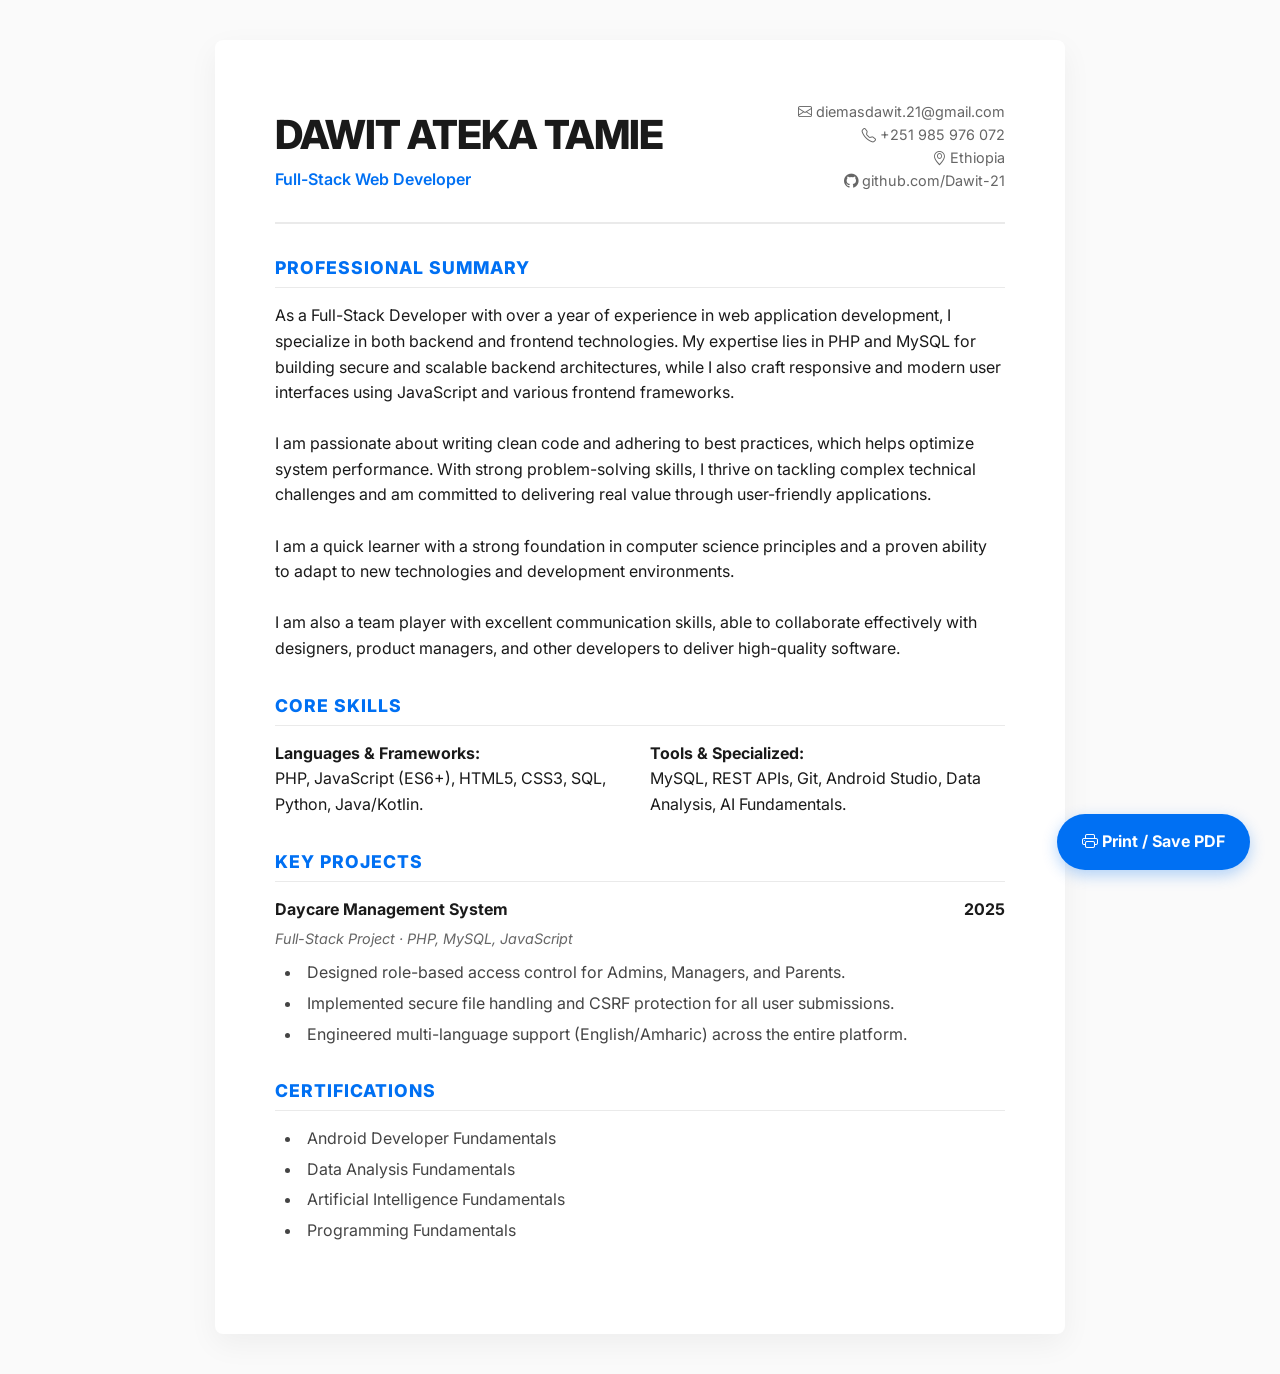
<file: resume.html>
<!DOCTYPE html>
<html lang="en">

<head>
    <meta charset="UTF-8">
    <meta name="viewport" content="width=device-width, initial-scale=1.0">
    <title>Resume | Dawit Ateka Tamie</title>
    <link href="https://fonts.googleapis.com/css2?family=Inter:wght@400;600;700;800&display=swap" rel="stylesheet">
    <link rel="stylesheet" href="https://cdn.jsdelivr.net/npm/bootstrap-icons@1.11.1/font/bootstrap-icons.css">
    <style>
        :root {
            --bg: #ffffff;
            --text: #1a1a1a;
            --primary: #0070f3;
            --accent: #666666;
            --border: #eaeaea;
        }

        * {
            box-sizing: border-box;
            margin: 0;
            padding: 0;
        }

        body {
            font-family: 'Inter', sans-serif;
            background: #fafafa;
            color: var(--text);
            line-height: 1.6;
        }

        .resume-container {
            max-width: 850px;
            margin: 40px auto;
            background: white;
            padding: 60px;
            box-shadow: 0 10px 30px rgba(0, 0, 0, 0.05);
            border-radius: 8px;
        }

        header {
            border-bottom: 2px solid var(--border);
            padding-bottom: 30px;
            margin-bottom: 30px;
            display: flex;
            justify-content: space-between;
            align-items: flex-end;
        }

        h1 {
            font-size: 2.5rem;
            font-weight: 800;
            letter-spacing: -1px;
        }

        .contact-info {
            text-align: right;
            color: var(--accent);
            font-size: 0.9rem;
        }

        .section {
            margin-bottom: 30px;
        }

        .section-title {
            font-size: 1.1rem;
            font-weight: 800;
            text-transform: uppercase;
            color: var(--primary);
            letter-spacing: 1px;
            margin-bottom: 15px;
            border-bottom: 1px solid var(--border);
            padding-bottom: 5px;
        }

        .item {
            margin-bottom: 20px;
        }

        .item-header {
            display: flex;
            justify-content: space-between;
            font-weight: 700;
            margin-bottom: 5px;
        }

        .item-sub {
            color: var(--accent);
            font-size: 0.9rem;
            margin-bottom: 10px;
            font-style: italic;
        }

        ul {
            list-style-position: inside;
            margin-left: 10px;
        }

        li {
            margin-bottom: 5px;
            color: #444;
        }

        .skills-grid {
            display: grid;
            grid-template-columns: 1fr 1fr;
            gap: 20px;
        }

        .print-btn {
            position: fixed;
            bottom: 30px;
            right: 30px;
            padding: 15px 25px;
            background: var(--primary);
            color: white;
            border-radius: 50px;
            text-decoration: none;
            font-weight: 700;
            box-shadow: 0 5px 15px rgba(0, 112, 243, 0.3);
        }

        @media print {
            .print-btn {
                display: none;
            }

            body {
                background: white;
            }

            .resume-container {
                box-shadow: none;
                margin: 0;
                width: 100%;
            }
        }
    </style>
</head>

<body>
    <div class="resume-container">
        <header>
            <div>
                <h1>DAWIT ATEKA TAMIE</h1>
                <p style="color:var(--primary); font-weight:600;">Full-Stack Web Developer</p>
            </div>
            <div class="contact-info">
                <p><i class="bi bi-envelope"></i> diemasdawit.21@gmail.com</p>
                <p><i class="bi bi-telephone"></i> +251 985 976 072</p>
                <p><i class="bi bi-geo-alt"></i> Ethiopia</p>
                <p><i class="bi bi-github"></i> github.com/Dawit-21</p>
            </div>
        </header>

        <div class="section">
            <h2 class="section-title">Professional Summary</h2>
            <p>As a Full-Stack Developer with over a year of experience in web application development,
                I specialize in both backend and frontend technologies.
                My expertise lies in PHP and MySQL for building secure and scalable backend architectures,
                while I also craft responsive and modern user interfaces using JavaScript and various frontend
                frameworks.
                <br><br>
                I am passionate about writing clean code and adhering to best practices, which helps optimize system
                performance.
                With strong problem-solving skills, I thrive on tackling complex technical challenges and am committed
                to
                delivering real value through user-friendly applications.<br> <br>
                I am a quick learner with a strong foundation in computer science principles and a proven ability to
                adapt to new technologies and development environments.<br><br>
                I am also a team player with excellent communication skills, able to collaborate effectively with
                designers, product managers, and other developers to deliver high-quality software.
            </p>
        </div>

        <div class="section">
            <h2 class="section-title">Core Skills</h2>
            <div class="skills-grid">
                <div>
                    <strong>Languages &amp; Frameworks:</strong>
                    <p>PHP, JavaScript (ES6+), HTML5, CSS3, SQL, Python, Java/Kotlin.</p>
                </div>
                <div>
                    <strong>Tools &amp; Specialized:</strong>
                    <p>MySQL, REST APIs, Git, Android Studio, Data Analysis, AI Fundamentals.</p>
                </div>
            </div>
        </div>

        <div class="section">
            <h2 class="section-title">Key Projects</h2>
            <div class="item">
                <div class="item-header">
                    <span>Daycare Management System</span>
                    <span>2025</span>
                </div>
                <div class="item-sub">Full-Stack Project · PHP, MySQL, JavaScript</div>
                <ul>
                    <li>Designed role-based access control for Admins, Managers, and Parents.</li>
                    <li>Implemented secure file handling and CSRF protection for all user submissions.</li>
                    <li>Engineered multi-language support (English/Amharic) across the entire platform.</li>
                </ul>
            </div>
        </div>

        <div class="section">
            <h2 class="section-title">Certifications</h2>
            <ul>
                <li>Android Developer Fundamentals</li>
                <li>Data Analysis Fundamentals</li>
                <li>Artificial Intelligence Fundamentals</li>
                <li>Programming Fundamentals</li>
            </ul>
        </div>
    </div>

    <a href="javascript:window.print()" class="print-btn"><i class="bi bi-printer"></i> Print / Save PDF</a>
</body>

</html>
</file>
